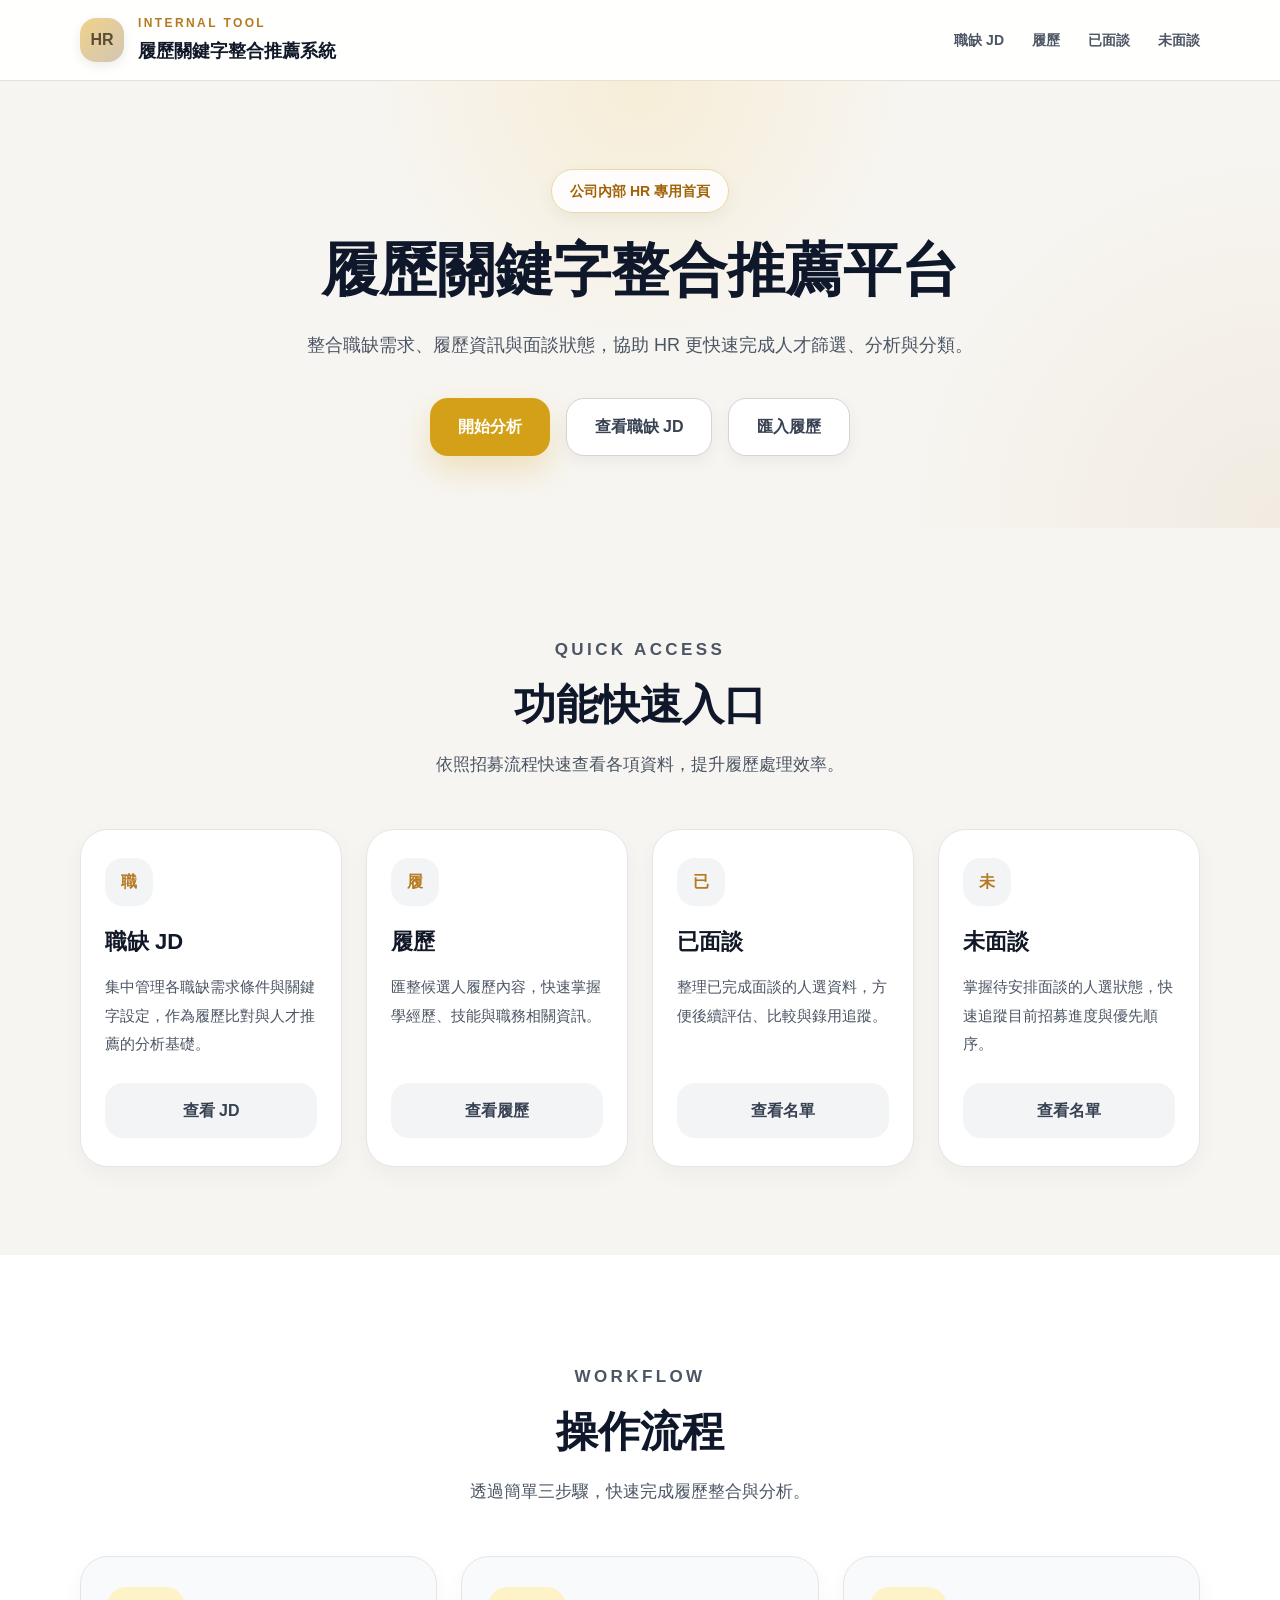
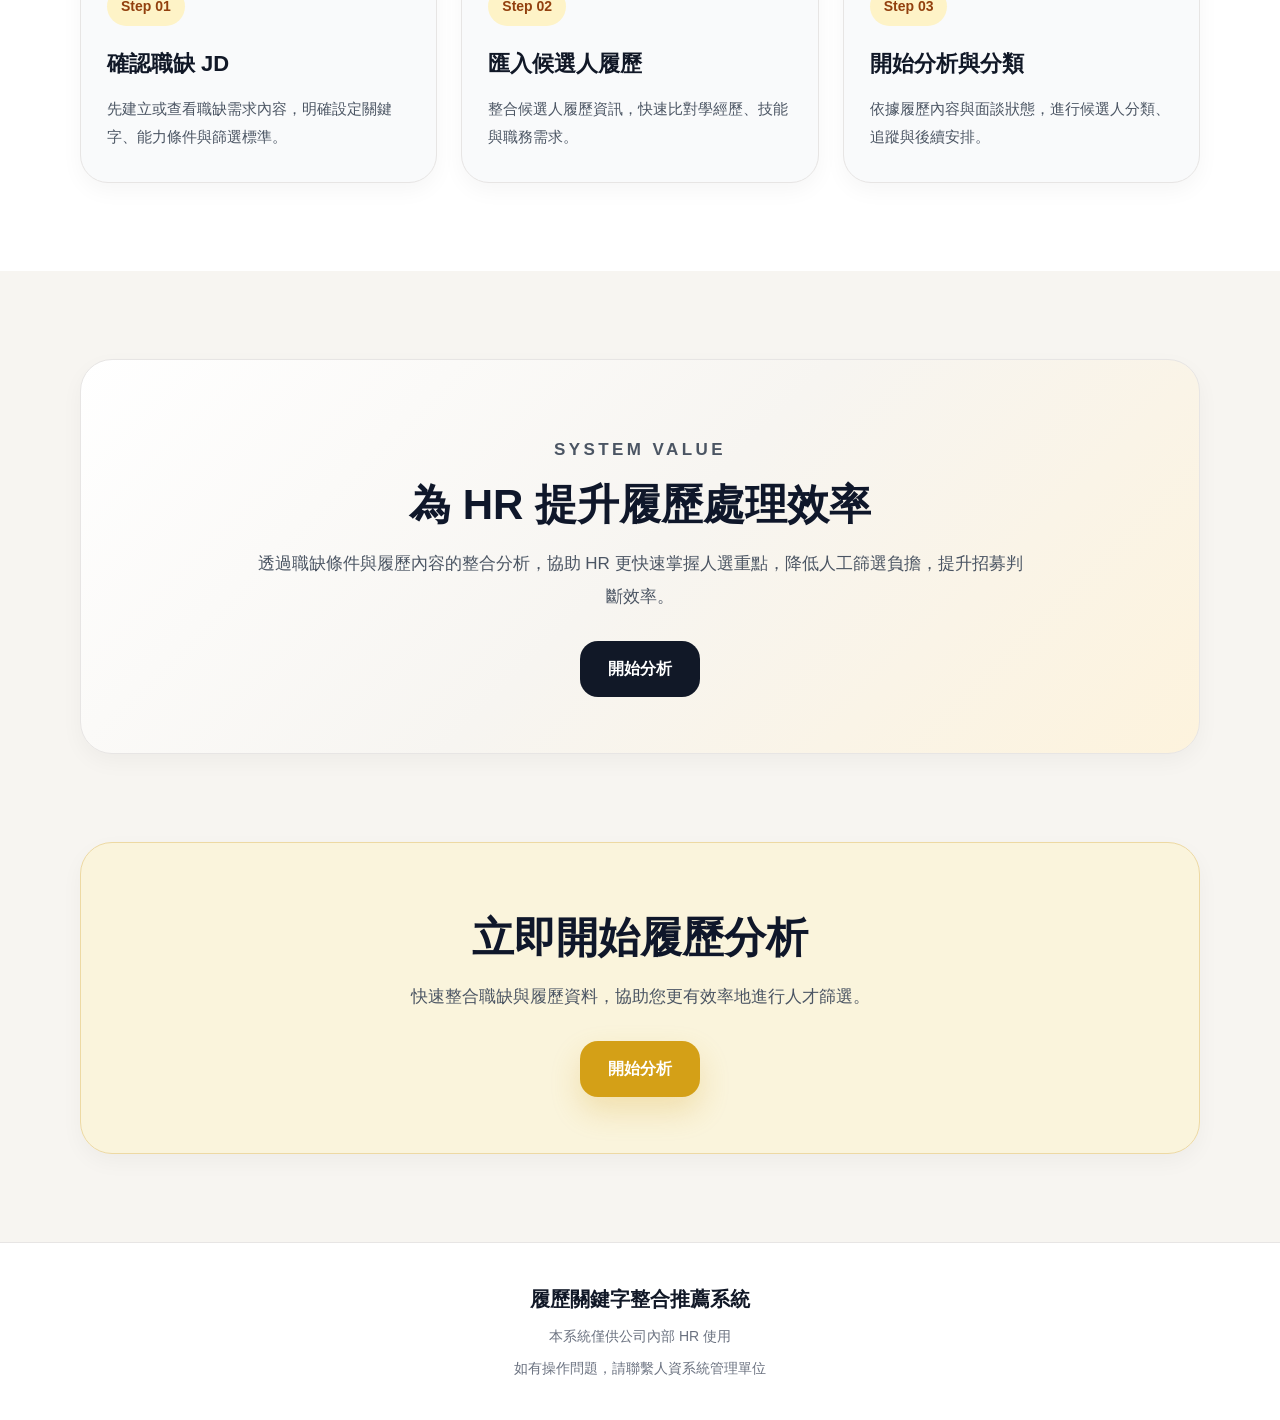
<file: index.html>
<!DOCTYPE html>
<html lang="zh-Hant">
<head>
  <meta charset="UTF-8" />
  <meta name="viewport" content="width=device-width, initial-scale=1.0" />
  <title>履歷關鍵字整合推薦系統</title>
  <meta name="description" content="公司內部 HR 使用的履歷關鍵字整合推薦系統首頁" />
  <link rel="stylesheet" href="style.css" />
</head>
<body>
  <header class="site-header">
    <div class="container header-inner">
      <div class="brand">
        <div class="brand-badge">HR</div>
        <div class="brand-text">
          <p class="brand-tag">INTERNAL TOOL</p>
          <h1>履歷關鍵字整合推薦系統</h1>
        </div>
      </div>

      <nav class="nav">
        <a href="jd.html">職缺 JD</a>
        <a href="resume.html">履歷</a>
        <a href="interviewed.html">已面談</a>
        <a href="not-interviewed.html">未面談</a>
      </nav>
    </div>
  </header>

  <main>
    <section class="hero">
      <div class="container hero-inner">
        <div class="hero-label">公司內部 HR 專用首頁</div>
        <h2>履歷關鍵字整合推薦平台</h2>
        <p class="hero-desc">
          整合職缺需求、履歷資訊與面談狀態，協助 HR 更快速完成人才篩選、分析與分類。
        </p>

        <div class="hero-actions">
          <a class="btn btn-primary" href="jd.html">開始分析</a>
          <a class="btn btn-secondary" href="jd.html">查看職缺 JD</a>
          <a class="btn btn-secondary" href="resume.html">匯入履歷</a>
        </div>
      </div>
    </section>

    <section class="section" id="quick-access">
      <div class="container">
        <div class="section-heading">
          <p class="section-tag">QUICK ACCESS</p>
          <h2>功能快速入口</h2>
          <p>依照招募流程快速查看各項資料，提升履歷處理效率。</p>
        </div>

        <div class="card-grid">
          <article class="feature-card">
            <div class="feature-icon">職</div>
            <h3>職缺 JD</h3>
            <p>集中管理各職缺需求條件與關鍵字設定，作為履歷比對與人才推薦的分析基礎。</p>
            <a class="btn btn-card" href="jd.html">查看 JD</a>
          </article>

          <article class="feature-card">
            <div class="feature-icon">履</div>
            <h3>履歷</h3>
            <p>匯整候選人履歷內容，快速掌握學經歷、技能與職務相關資訊。</p>
            <a class="btn btn-card" href="resume.html">查看履歷</a>
          </article>

          <article class="feature-card">
            <div class="feature-icon">已</div>
            <h3>已面談</h3>
            <p>整理已完成面談的人選資料，方便後續評估、比較與錄用追蹤。</p>
            <a class="btn btn-card" href="interviewed.html">查看名單</a>
          </article>

          <article class="feature-card">
            <div class="feature-icon">未</div>
            <h3>未面談</h3>
            <p>掌握待安排面談的人選狀態，快速追蹤目前招募進度與優先順序。</p>
            <a class="btn btn-card" href="not-interviewed.html">查看名單</a>
          </article>
        </div>
      </div>
    </section>

    <section class="section section-white" id="workflow">
      <div class="container">
        <div class="section-heading">
          <p class="section-tag">WORKFLOW</p>
          <h2>操作流程</h2>
          <p>透過簡單三步驟，快速完成履歷整合與分析。</p>
        </div>

        <div class="step-grid">
          <article class="step-card">
            <div class="step-number">Step 01</div>
            <h3>確認職缺 JD</h3>
            <p>先建立或查看職缺需求內容，明確設定關鍵字、能力條件與篩選標準。</p>
          </article>

          <article class="step-card">
            <div class="step-number">Step 02</div>
            <h3>匯入候選人履歷</h3>
            <p>整合候選人履歷資訊，快速比對學經歷、技能與職務需求。</p>
          </article>

          <article class="step-card">
            <div class="step-number">Step 03</div>
            <h3>開始分析與分類</h3>
            <p>依據履歷內容與面談狀態，進行候選人分類、追蹤與後續安排。</p>
          </article>
        </div>
      </div>
    </section>

    <section class="section">
      <div class="container">
        <div class="value-box">
          <p class="section-tag">SYSTEM VALUE</p>
          <h2>為 HR 提升履歷處理效率</h2>
          <p>
            透過職缺條件與履歷內容的整合分析，協助 HR 更快速掌握人選重點，降低人工篩選負擔，提升招募判斷效率。
          </p>
          <a class="btn btn-dark" href="jd.html">開始分析</a>
        </div>
      </div>
    </section>

    <section class="section section-bottom-cta">
      <div class="container">
        <div class="cta-box">
          <h2>立即開始履歷分析</h2>
          <p>快速整合職缺與履歷資料，協助您更有效率地進行人才篩選。</p>
          <a class="btn btn-primary" href="jd.html">開始分析</a>
        </div>
      </div>
    </section>
  </main>

  <footer class="site-footer">
    <div class="container footer-inner">
      <p class="footer-title">履歷關鍵字整合推薦系統</p>
      <p>本系統僅供公司內部 HR 使用</p>
      <p>如有操作問題，請聯繫人資系統管理單位</p>
    </div>
  </footer>

  <script src="script.js"></script>
</body>
</html>
</file>
<file: style.css>
* {
  box-sizing: border-box;
  }

html {
scroll-behavior: smooth;
}

body {
margin: 0;
font-family: -apple-system, BlinkMacSystemFont, "Segoe UI", "PingFang TC", "Noto Sans TC", "Microsoft JhengHei", sans-serif;
background: #f7f5f1;
color: #1f2937;
line-height: 1.6;
}

a {
text-decoration: none;
}

button {
font: inherit;
cursor: pointer;
border: none;
}

.container {
width: min(1120px, calc(100% - 32px));
margin: 0 auto;
}

.site-header {
position: sticky;
top: 0;
z-index: 1000;
background: rgba(255, 255, 255, 0.92);
backdrop-filter: blur(10px);
border-bottom: 1px solid #e7e0d4;
}

.header-inner {
min-height: 80px;
display: flex;
align-items: center;
justify-content: space-between;
gap: 24px;
}

.brand {
display: flex;
align-items: center;
gap: 14px;
}

.brand-badge {
width: 44px;
height: 44px;
border-radius: 16px;
display: flex;
align-items: center;
justify-content: center;
background: linear-gradient(135deg, #f1d28a, #d2c5b4);
color: #5d4c35;
font-weight: 700;
box-shadow: 0 4px 12px rgba(0, 0, 0, 0.08);
}

.brand-tag {
margin: 0 0 4px;
font-size: 12px;
letter-spacing: 0.2em;
color: #b7791f;
font-weight: 700;
}

.brand-text h1 {
margin: 0;
font-size: 18px;
color: #111827;
}

.nav {
display: flex;
align-items: center;
gap: 28px;
}

.nav a {
position: relative;
color: #4b5563;
font-size: 14px;
font-weight: 600;
transition: color 0.25s ease;
}

.nav a::after {
content: "";
position: absolute;
left: 0;
bottom: -8px;
width: 0;
height: 2px;
background: #d4a017;
transition: width 0.25s ease;
}

.nav a:hover {
color: #b7791f;
}

.nav a:hover::after {
width: 100%;
}

.hero {
position: relative;
overflow: hidden;
background:
radial-gradient(circle at top, rgba(245, 210, 122, 0.22), transparent 34%),
radial-gradient(circle at bottom right, rgba(214, 189, 152, 0.18), transparent 28%);
}

.hero-inner {
padding: 88px 0 72px;
text-align: center;
}

.hero-label {
display: inline-block;
padding: 10px 18px;
border-radius: 999px;
border: 1px solid #edd9a3;
background: rgba(255, 255, 255, 0.88);
color: #a16207;
font-size: 14px;
font-weight: 600;
box-shadow: 0 6px 18px rgba(0, 0, 0, 0.05);
}

.hero h2 {
margin: 24px 0 0;
font-size: clamp(36px, 6vw, 58px);
line-height: 1.15;
color: #0f172a;
}

.hero-desc {
max-width: 800px;
margin: 24px auto 0;
font-size: 18px;
color: #4b5563;
line-height: 1.9;
}

.hero-actions {
margin-top: 36px;
display: flex;
justify-content: center;
gap: 16px;
flex-wrap: wrap;
}

.btn {
border-radius: 18px;
padding: 15px 28px;
font-weight: 700;
transition: all 0.25s ease;
}

.btn-primary {
background: #d4a017;
color: #ffffff;
box-shadow: 0 14px 30px rgba(212, 160, 23, 0.24);
}

.btn-primary:hover {
transform: translateY(-2px);
background: #b8860b;
}

.btn-secondary {
background: #ffffff;
color: #374151;
border: 1px solid #d6d3d1;
box-shadow: 0 6px 16px rgba(0, 0, 0, 0.05);
}

.btn-secondary:hover {
color: #a16207;
border-color: #e0b74f;
}

.btn-card {
width: 100%;
background: #f3f4f6;
color: #374151;
}

.btn-card:hover {
background: #fff4d6;
color: #92400e;
}

.btn-dark {
background: #111827;
color: #ffffff;
}

.btn-dark:hover {
transform: translateY(-2px);
background: #1f2937;
}

.hero-highlights {
margin-top: 56px;
display: grid;
grid-template-columns: repeat(3, 1fr);
gap: 18px;
}

.highlight-card {
background: rgba(255, 255, 255, 0.8);
border: 1px solid rgba(255, 255, 255, 0.85);
border-radius: 24px;
padding: 24px;
text-align: left;
box-shadow: 0 8px 24px rgba(0, 0, 0, 0.05);
}

.highlight-card h3 {
margin: 0;
font-size: 15px;
color: #111827;
}

.highlight-card p {
margin: 8px 0 0;
font-size: 14px;
color: #4b5563;
}

.section {
padding: 88px 0;
}

.section-white {
background: #ffffff;
}

.section-bottom-cta {
padding-top: 0;
}

.section-heading {
max-width: 760px;
margin: 0 auto;
text-align: center;
}

.section-tag {
margin: 0;
font-size: 12px;
letter-spacing: 0.2em;
color: #b7791f;
font-weight: 700;
}

.section-heading h2,
.value-box h2,
.cta-box h2 {
margin: 14px 0 0;
font-size: clamp(30px, 4vw, 42px);
line-height: 1.2;
color: #0f172a;
}

.section-heading p,
.value-box p,
.cta-box p {
margin: 18px auto 0;
color: #4b5563;
font-size: 17px;
line-height: 1.9;
}

.card-grid {
margin-top: 48px;
display: grid;
grid-template-columns: repeat(4, 1fr);
gap: 24px;
}

.feature-card {
background: #ffffff;
border: 1px solid #e7e5e4;
border-radius: 28px;
padding: 28px 24px;
box-shadow: 0 8px 22px rgba(0, 0, 0, 0.04);
transition: transform 0.25s ease, box-shadow 0.25s ease;
display: flex;
flex-direction: column;
}

.feature-card:hover {
transform: translateY(-4px);
box-shadow: 0 14px 28px rgba(0, 0, 0, 0.08);
}

.feature-icon {
width: 48px;
height: 48px;
border-radius: 18px;
display: flex;
align-items: center;
justify-content: center;
background: #f3f4f6;
color: #b7791f;
font-weight: 700;
margin-bottom: 18px;
}

.feature-card h3 {
margin: 0;
font-size: 22px;
color: #111827;
}

.feature-card p {
margin: 14px 0 24px;
font-size: 15px;
line-height: 1.9;
color: #4b5563;
flex: 1;
}

.step-grid {
margin-top: 48px;
display: grid;
grid-template-columns: repeat(3, 1fr);
gap: 24px;
}

.step-card {
background: #f9fafb;
border: 1px solid #e7e5e4;
border-radius: 28px;
padding: 30px 26px;
box-shadow: 0 8px 22px rgba(0, 0, 0, 0.04);
}

.step-number {
display: inline-block;
padding: 8px 14px;
border-radius: 999px;
background: #fef3c7;
color: #92400e;
font-size: 14px;
font-weight: 700;
}

.step-card h3 {
margin: 20px 0 0;
font-size: 22px;
color: #111827;
}

.step-card p {
margin: 14px 0 0;
font-size: 15px;
color: #4b5563;
line-height: 1.9;
}

.value-box {
background: linear-gradient(135deg, #ffffff, #f7f5f1, #fdf3dd);
border: 1px solid #e7e5e4;
border-radius: 32px;
padding: 56px 28px;
text-align: center;
box-shadow: 0 8px 22px rgba(0, 0, 0, 0.04);
}

.value-box p {
max-width: 780px;
}

.value-box .btn {
margin-top: 28px;
}

.cta-box {
background: rgba(254, 243, 199, 0.5);
border: 1px solid #edd9a3;
border-radius: 32px;
padding: 56px 28px;
text-align: center;
box-shadow: 0 8px 22px rgba(0, 0, 0, 0.04);
}

.cta-box p {
max-width: 680px;
}

.cta-box .btn {
margin-top: 28px;
}

.site-footer {
background: #ffffff;
border-top: 1px solid #e7e5e4;
}

.footer-inner {
padding: 40px 0;
text-align: center;
}

.footer-title {
margin: 0;
font-size: 20px;
font-weight: 700;
color: #111827;
}

.footer-inner p:not(.footer-title) {
margin: 10px 0 0;
color: #6b7280;
font-size: 14px;
}

@media (max-width: 1024px) {
.card-grid {
grid-template-columns: repeat(2, 1fr);
}

.hero-highlights,
.step-grid {
grid-template-columns: 1fr;
}
}

@media (max-width: 768px) {
.header-inner {
flex-direction: column;
align-items: flex-start;
padding: 14px 0;
}

.nav {
flex-wrap: wrap;
gap: 16px;
}

.hero-inner {
padding: 72px 0 56px;
}

.hero-desc {
font-size: 16px;
}

.section {
padding: 72px 0;
}

.card-grid {
grid-template-columns: 1fr;
}

.feature-card h3,
.step-card h3 {
font-size: 20px;
}

.value-box,
.cta-box {
padding: 42px 22px;
}
}

.inner-page {
  padding-top: 90px;
}

.page-panel {
  margin-top: 40px;
}

.page-toolbar {
  display: flex;
  gap: 16px;
  flex-wrap: wrap;
  margin-bottom: 24px;
}

.table-card {
  background: #ffffff;
  border: 1px solid #e7e5e4;
  border-radius: 28px;
  padding: 20px;
  box-shadow: 0 8px 22px rgba(0, 0, 0, 0.04);
  overflow-x: auto;
}

.data-table {
  width: 100%;
  border-collapse: collapse;
  min-width: 720px;
}

.data-table th,
.data-table td {
  padding: 16px 14px;
  text-align: left;
  border-bottom: 1px solid #eee7da;
  font-size: 15px;
}

.data-table th {
  color: #374151;
  background: #faf7f2;
  font-weight: 700;
}

.status-badge {
  display: inline-block;
  padding: 6px 12px;
  border-radius: 999px;
  font-size: 13px;
  font-weight: 700;
}

.status-badge.active {
  background: #dcfce7;
  color: #166534;
}

.status-badge.pending {
  background: #fef3c7;
  color: #92400e;
}

a.btn {
  display: inline-flex;
  align-items: center;
  justify-content: center;
}

body.modal-open {
  overflow: hidden;
}

.nav a.is-active {
  color: #b7791f;
}

.nav a.is-active::after {
  width: 100%;
}

.backend-main {
  min-height: calc(100vh - 140px);
  padding: 110px 0 40px;
  background: #f7f5f1;
}

.backend-layout {
  display: grid;
  grid-template-columns: 280px minmax(0, 1fr);
  gap: 24px;
  align-items: start;
}

.backend-sidebar {
  position: sticky;
  top: 110px;
}

.sidebar-card {
  background: #111827;
  color: #ffffff;
  border-radius: 30px;
  padding: 28px;
  box-shadow: 0 12px 28px rgba(17, 24, 39, 0.14);
}

.sidebar-card h2 {
  margin: 12px 0 0;
  font-size: 28px;
  line-height: 1.25;
}

.sidebar-card p:not(.section-tag) {
  margin: 12px 0 0;
  color: rgba(255, 255, 255, 0.75);
}

.sidebar-links {
  margin-top: 18px;
  display: grid;
  gap: 12px;
}

.sidebar-links a {
  display: block;
  padding: 14px 16px;
  border-radius: 18px;
  background: #ffffff;
  border: 1px solid #e7e5e4;
  color: #374151;
  font-weight: 700;
  box-shadow: 0 6px 14px rgba(0, 0, 0, 0.04);
  transition: all 0.25s ease;
}

.sidebar-links a:hover,
.sidebar-links a.is-active {
  color: #92400e;
  border-color: #e0b74f;
  background: #fff7e6;
}

.backend-content {
  display: flex;
  flex-direction: column;
  gap: 24px;
}

.page-header {
  display: flex;
  align-items: flex-start;
  justify-content: space-between;
  gap: 24px;
  background: #ffffff;
  border: 1px solid #e7e5e4;
  border-radius: 30px;
  padding: 28px;
  box-shadow: 0 8px 22px rgba(0, 0, 0, 0.04);
}

.page-header h2 {
  margin: 12px 0 0;
  font-size: 38px;
  line-height: 1.15;
  color: #0f172a;
}

.page-desc {
  margin: 14px 0 0;
  color: #4b5563;
  line-height: 1.8;
}

.stats-grid {
  display: grid;
  grid-template-columns: repeat(3, minmax(0, 1fr));
  gap: 16px;
}

.stat-card {
  background: linear-gradient(135deg, #ffffff, #faf7f2);
  border: 1px solid #e7e5e4;
  border-radius: 24px;
  padding: 22px;
  box-shadow: 0 8px 22px rgba(0, 0, 0, 0.04);
}

.stat-label {
  margin: 0;
  font-size: 14px;
  color: #6b7280;
  font-weight: 700;
}

.stat-value {
  margin: 10px 0 0;
  font-size: 32px;
  font-weight: 800;
  color: #111827;
}

.panel {
  background: #ffffff;
  border: 1px solid #e7e5e4;
  border-radius: 30px;
  padding: 24px;
  box-shadow: 0 8px 22px rgba(0, 0, 0, 0.04);
}

.panel-toolbar {
  display: flex;
  gap: 16px;
  justify-content: space-between;
  flex-wrap: wrap;
  margin-bottom: 20px;
}

.panel-input,
.panel-select {
  min-height: 48px;
  border-radius: 16px;
  border: 1px solid #d6d3d1;
  background: #ffffff;
  padding: 0 16px;
  font-size: 15px;
  color: #1f2937;
}

.panel-input {
  width: min(360px, 100%);
}

.panel-select {
  min-width: 180px;
}

.panel-input:focus,
.panel-select:focus,
.form-field input:focus,
.form-field textarea:focus,
.form-field select:focus {
  outline: none;
  border-color: #d4a017;
  box-shadow: 0 0 0 4px rgba(212, 160, 23, 0.12);
}

.empty-row {
  text-align: center !important;
  color: #6b7280;
  padding: 32px 16px !important;
}

.row-actions {
  white-space: nowrap;
}

.action-btn {
  border: none;
  border-radius: 14px;
  padding: 10px 14px;
  font-weight: 700;
  cursor: pointer;
  transition: all 0.2s ease;
  margin-right: 8px;
}

.action-btn.edit {
  background: #f3f4f6;
  color: #374151;
}

.action-btn.edit:hover {
  background: #e5e7eb;
}

.action-btn.delete {
  background: #fee2e2;
  color: #b91c1c;
}

.action-btn.delete:hover {
  background: #fecaca;
}

.status-badge.neutral {
  background: #e5e7eb;
  color: #374151;
}

.modal-overlay {
  position: fixed;
  inset: 0;
  z-index: 2000;
  display: flex;
  align-items: center;
  justify-content: center;
  padding: 20px;
  background: rgba(15, 23, 42, 0.45);
}

.modal-overlay.hidden {
  display: none;
}

.modal-card {
  width: min(760px, 100%);
  background: #ffffff;
  border-radius: 30px;
  padding: 28px;
  box-shadow: 0 18px 40px rgba(15, 23, 42, 0.18);
}

.modal-header {
  display: flex;
  align-items: flex-start;
  justify-content: space-between;
  gap: 20px;
  margin-bottom: 22px;
}

.modal-header h3 {
  margin: 12px 0 0;
  font-size: 28px;
  color: #111827;
}

.icon-btn {
  width: 42px;
  height: 42px;
  border: none;
  border-radius: 14px;
  background: #f3f4f6;
  color: #374151;
  font-size: 24px;
  cursor: pointer;
}

.form-grid {
  display: grid;
  grid-template-columns: repeat(2, minmax(0, 1fr));
  gap: 16px;
}

.form-field {
  display: block;
}

.form-field.full {
  grid-column: 1 / -1;
}

.form-field span {
  display: block;
  margin-bottom: 8px;
  color: #374151;
  font-size: 14px;
  font-weight: 700;
}

.form-field input,
.form-field textarea,
.form-field select {
  width: 100%;
  border: 1px solid #d6d3d1;
  border-radius: 16px;
  background: #ffffff;
  padding: 14px 16px;
  font: inherit;
  color: #1f2937;
}

.form-field textarea {
  min-height: 120px;
  resize: vertical;
}

.modal-actions {
  display: flex;
  justify-content: flex-end;
  gap: 12px;
  margin-top: 22px;
}

@media (max-width: 1024px) {
  .backend-layout {
    grid-template-columns: 1fr;
  }

  .backend-sidebar {
    position: static;
  }

  .stats-grid {
    grid-template-columns: 1fr;
  }

  .form-grid {
    grid-template-columns: 1fr;
  }
}

@media (max-width: 768px) {
  .page-header {
    flex-direction: column;
  }

  .page-header h2 {
    font-size: 32px;
  }

  .panel-toolbar {
    flex-direction: column;
    align-items: stretch;
  }

  .panel-input,
  .panel-select {
    width: 100%;
  }

  .table-card {
    padding: 14px;
  }

  .modal-card {
    padding: 22px;
  }
}
</file>
